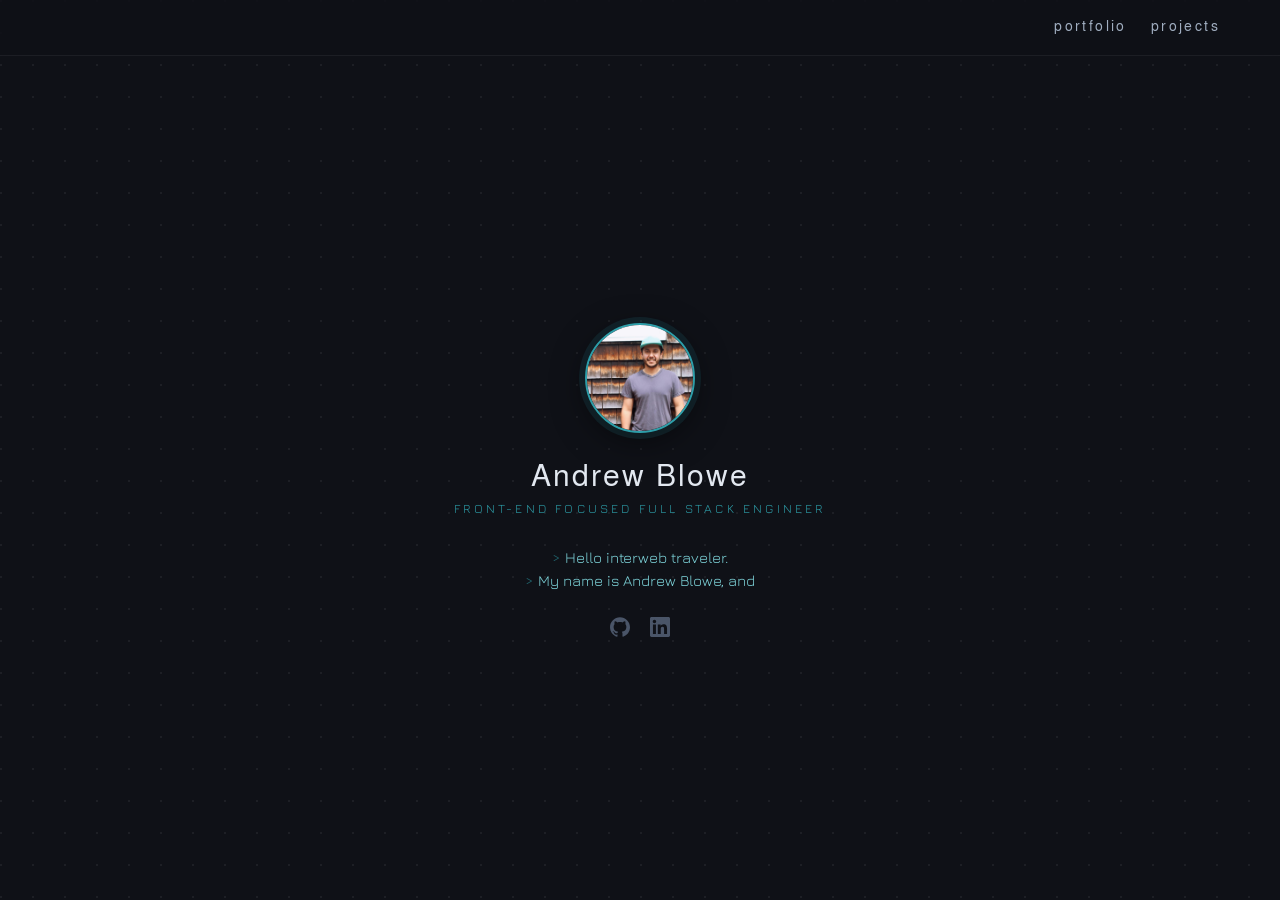
<file: index.html>
<!DOCTYPE html>
<html lang="en">
<head>
  <meta charset="UTF-8">
  <meta name="viewport" content="width=device-width, initial-scale=1.0">
  <title>Andrew Blowe</title>
  <link rel="icon" href="images/favicon.png">
  <link rel="preconnect" href="https://fonts.googleapis.com">
  <link href="https://fonts.googleapis.com/css2?family=Jura:wght@400;500&display=swap" rel="stylesheet">
  <link rel="stylesheet" href="style.css">
</head>
<body>
  <nav>
    <a href="portfolio.html" class="nav-item">portfolio</a>
    <a href="projects.html" class="nav-item">projects</a>
  </nav>

  <main class="terminal-page">
    <div class="about-me-snippet">
      <img src="images/profileimage.jpg" alt="Andrew Blowe" class="profile-avatar">
      <div class="profile-name">Andrew Blowe</div>
      <div class="profile-subtitle">Front-End Focused Full Stack Engineer</div>
      <div id="terminal"></div>
      <div class="social-links">
        <a href="https://github.com/tehandyb" target="_blank" rel="noopener" class="social-link" aria-label="GitHub">
          <svg viewBox="0 0 24 24" fill="currentColor" xmlns="http://www.w3.org/2000/svg">
            <path d="M12 .297c-6.63 0-12 5.373-12 12 0 5.303 3.438 9.8 8.205 11.385.6.113.82-.258.82-.577 0-.285-.01-1.04-.015-2.04-3.338.724-4.042-1.61-4.042-1.61C4.422 18.07 3.633 17.7 3.633 17.7c-1.087-.744.084-.729.084-.729 1.205.084 1.838 1.236 1.838 1.236 1.07 1.835 2.809 1.305 3.495.998.108-.776.417-1.305.76-1.605-2.665-.3-5.466-1.332-5.466-5.93 0-1.31.465-2.38 1.235-3.22-.135-.303-.54-1.523.105-3.176 0 0 1.005-.322 3.3 1.23.96-.267 1.98-.399 3-.405 1.02.006 2.04.138 3 .405 2.28-1.552 3.285-1.23 3.285-1.23.645 1.653.24 2.873.12 3.176.765.84 1.23 1.91 1.23 3.22 0 4.61-2.805 5.625-5.475 5.92.42.36.81 1.096.81 2.22 0 1.606-.015 2.896-.015 3.286 0 .315.21.69.825.57C20.565 22.092 24 17.592 24 12.297c0-6.627-5.373-12-12-12"/>
          </svg>
        </a>
        <a href="https://linkedin.com/in/andrew-blowe" target="_blank" rel="noopener" class="social-link" aria-label="LinkedIn">
          <svg viewBox="0 0 24 24" fill="currentColor" xmlns="http://www.w3.org/2000/svg">
            <path d="M20.447 20.452h-3.554v-5.569c0-1.328-.027-3.037-1.852-3.037-1.853 0-2.136 1.445-2.136 2.939v5.667H9.351V9h3.414v1.561h.046c.477-.9 1.637-1.85 3.37-1.85 3.601 0 4.267 2.37 4.267 5.455v6.286zM5.337 7.433c-1.144 0-2.063-.926-2.063-2.065 0-1.138.92-2.063 2.063-2.063 1.14 0 2.064.925 2.064 2.063 0 1.14-.925 2.065-2.064 2.065zm1.782 13.019H3.555V9h3.564v11.452zM22.225 0H1.771C.792 0 0 .774 0 1.729v20.542C0 23.227.792 24 1.771 24h20.451C23.2 24 24 23.227 24 22.271V1.729C24 .774 23.2 0 22.222 0h.003z"/>
          </svg>
        </a>
      </div>
    </div>
  </main>
  <script src="terminal.js"></script>
</body>
</html>
</file>
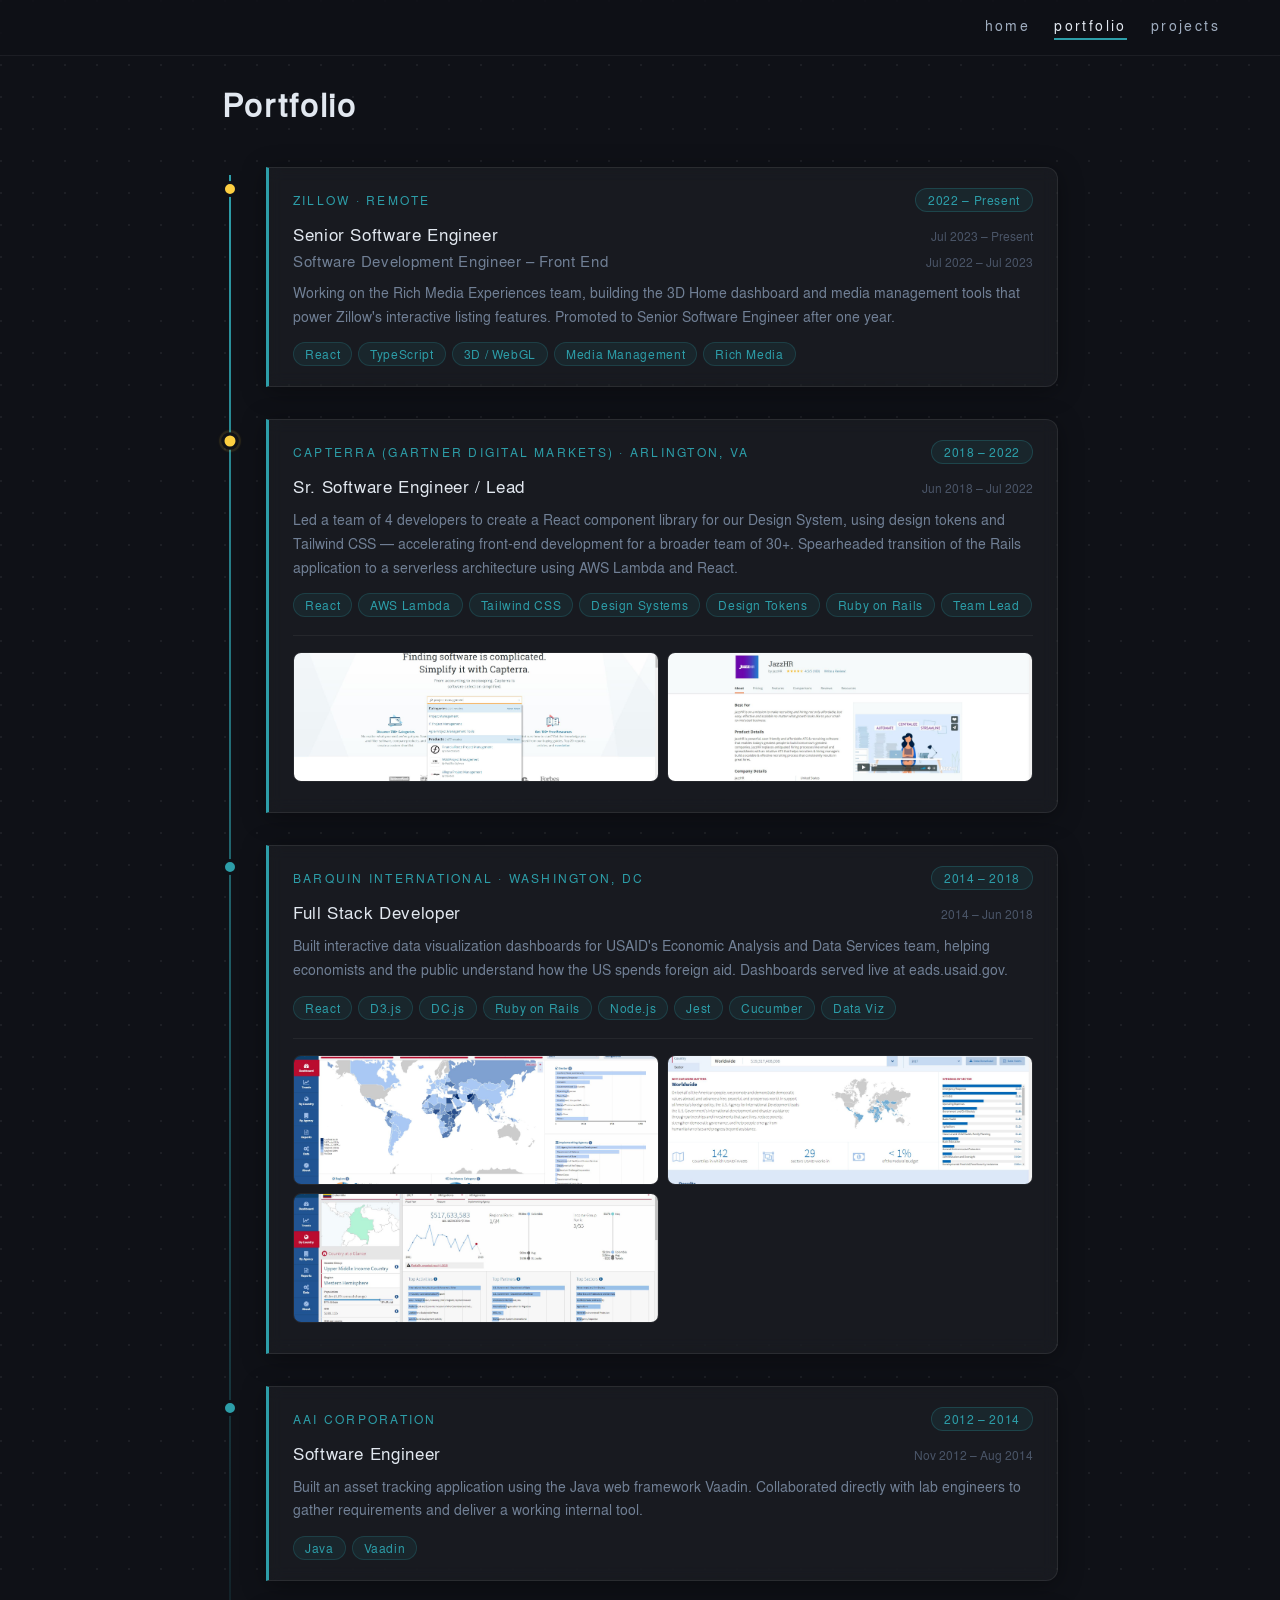
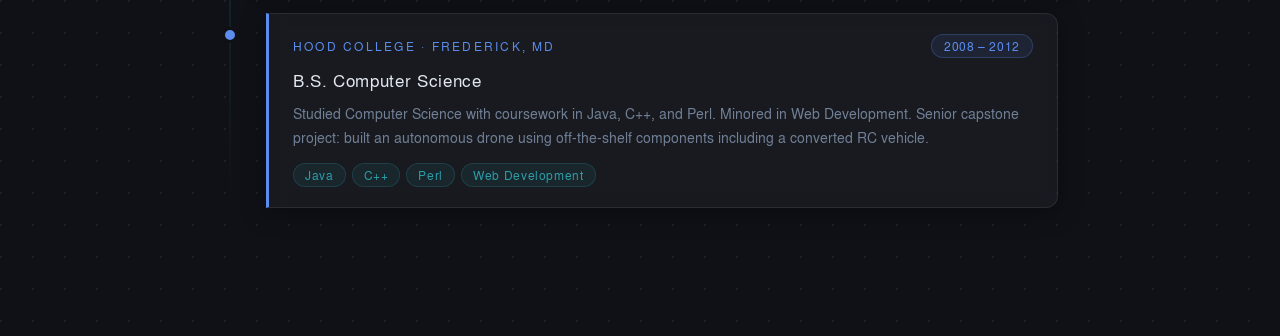
<file: portfolio.html>
<!DOCTYPE html>
<html lang="en">
<head>
  <meta charset="UTF-8">
  <meta name="viewport" content="width=device-width, initial-scale=1.0">
  <title>Portfolio — Andrew Blowe</title>
  <link rel="icon" href="images/favicon.png">
  <link rel="preconnect" href="https://fonts.googleapis.com">
  <link href="https://fonts.googleapis.com/css2?family=Jura:wght@400;500&display=swap" rel="stylesheet">
  <link rel="stylesheet" href="style.css">
</head>
<body>
  <nav>
    <a href="index.html" class="nav-item">home</a>
    <a href="portfolio.html" class="nav-item active">portfolio</a>
    <a href="projects.html" class="nav-item">projects</a>
  </nav>


  <div class="portfolio-page">
    <h1>Portfolio</h1>

    <div class="timeline">

      <!-- Zillow -->
      <div class="timeline-item">
        <div class="timeline-dot current"></div>
        <div class="timeline-card">
          <div class="timeline-meta">
            <span class="company-name">Zillow · Remote</span>
            <span class="date-badge">2022 – Present</span>
          </div>
          <div class="role-row">
            <span class="role-title">Senior Software Engineer</span>
            <span class="role-date">Jul 2023 – Present</span>
          </div>
          <div class="role-row">
            <span class="role-title secondary">Software Development Engineer – Front End</span>
            <span class="role-date">Jul 2022 – Jul 2023</span>
          </div>
          <p class="role-description">
            Working on the Rich Media Experiences team, building the 3D Home dashboard and media management tools that power Zillow's interactive listing features. Promoted to Senior Software Engineer after one year.
          </p>
          <div class="tech-chips">
            <span class="chip">React</span>
            <span class="chip">TypeScript</span>
            <span class="chip">3D / WebGL</span>
            <span class="chip">Media Management</span>
            <span class="chip">Rich Media</span>
          </div>
        </div>
      </div>

      <!-- Capterra -->
      <div class="timeline-item">
        <div class="timeline-dot"></div>
        <div class="timeline-card">
          <div class="timeline-meta">
            <span class="company-name">Capterra (Gartner Digital Markets) · Arlington, VA</span>
            <span class="date-badge">2018 – 2022</span>
          </div>
          <div class="role-row">
            <span class="role-title">Sr. Software Engineer / Lead</span>
            <span class="role-date">Jun 2018 – Jul 2022</span>
          </div>
          <p class="role-description">
            Led a team of 4 developers to create a React component library for our Design System, using design tokens and Tailwind CSS — accelerating front-end development for a broader team of 30+. Spearheaded transition of the Rails application to a serverless architecture using AWS Lambda and React.
          </p>
          <div class="tech-chips">
            <span class="chip">React</span>
            <span class="chip">AWS Lambda</span>
            <span class="chip">Tailwind CSS</span>
            <span class="chip">Design Systems</span>
            <span class="chip">Design Tokens</span>
            <span class="chip">Ruby on Rails</span>
            <span class="chip">Team Lead</span>
          </div>
          <div id="capterra-gallery"></div>
        </div>
      </div>

      <!-- Barquin -->
      <div class="timeline-item">
        <div class="timeline-dot"></div>
        <div class="timeline-card">
          <div class="timeline-meta">
            <span class="company-name">Barquin International · Washington, DC</span>
            <span class="date-badge">2014 – 2018</span>
          </div>
          <div class="role-row">
            <span class="role-title">Full Stack Developer</span>
            <span class="role-date">2014 – Jun 2018</span>
          </div>
          <p class="role-description">
            Built interactive data visualization dashboards for USAID's Economic Analysis and Data Services team, helping economists and the public understand how the US spends foreign aid. Dashboards served live at eads.usaid.gov.
          </p>
          <div class="tech-chips">
            <span class="chip">React</span>
            <span class="chip">D3.js</span>
            <span class="chip">DC.js</span>
            <span class="chip">Ruby on Rails</span>
            <span class="chip">Node.js</span>
            <span class="chip">Jest</span>
            <span class="chip">Cucumber</span>
            <span class="chip">Data Viz</span>
          </div>
          <div id="barquin-gallery"></div>
        </div>
      </div>

      <!-- AAI Corporation -->
      <div class="timeline-item">
        <div class="timeline-dot"></div>
        <div class="timeline-card">
          <div class="timeline-meta">
            <span class="company-name">AAI Corporation</span>
            <span class="date-badge">2012 – 2014</span>
          </div>
          <div class="role-row">
            <span class="role-title">Software Engineer</span>
            <span class="role-date">Nov 2012 – Aug 2014</span>
          </div>
          <p class="role-description">
            Built an asset tracking application using the Java web framework Vaadin. Collaborated directly with lab engineers to gather requirements and deliver a working internal tool.
          </p>
          <div class="tech-chips">
            <span class="chip">Java</span>
            <span class="chip">Vaadin</span>
          </div>
        </div>
      </div>

      <!-- Hood College -->
      <div class="timeline-item">
        <div class="timeline-dot education"></div>
        <div class="timeline-card education-card">
          <div class="timeline-meta">
            <span class="company-name">Hood College · Frederick, MD</span>
            <span class="date-badge">2008 – 2012</span>
          </div>
          <div class="role-row">
            <span class="role-title">B.S. Computer Science</span>
          </div>
          <p class="role-description">
            Studied Computer Science with coursework in Java, C++, and Perl. Minored in Web Development. Senior capstone project: built an autonomous drone using off-the-shelf components including a converted RC vehicle.
          </p>
          <div class="tech-chips">
            <span class="chip">Java</span>
            <span class="chip">C++</span>
            <span class="chip">Perl</span>
            <span class="chip">Web Development</span>
          </div>
        </div>
      </div>

    </div>
  </div>

  <script src="gallery.js"></script>
  <script src="portfolio.js"></script>
  <script>
    createGallery('capterra-gallery', [
      {
        src: 'images/capterraInlineSearch.jpg',
        alt: 'Capterra Home page with Inline Search',
        caption: 'Inline search component I built for the Capterra home page — one of the key pieces of the Rails → serverless transition.'
      },
      {
        src: 'images/capterraSpotlight.jpg',
        alt: 'Capterra Spotlight page',
        caption: 'The Product Spotlight page, rebuilt from Rails + jQuery to AWS Lambda + React as part of the broader serverless migration.'
      }
    ]);

    createGallery('barquin-gallery', [
      {
        src: 'images/eadsForeignAidExplorer.jpg',
        alt: 'USAID Foreign Aid Explorer',
        caption: 'Foreign Aid Explorer — an interactive dashboard helping the public understand US foreign aid spending. Built with DC.js and D3.js for live filtering across the full dataset.'
      },
      {
        src: 'images/eadsDollarsToResults.jpg',
        alt: 'Dollars to Results',
        caption: 'Dollars to Results — visualizes the measurable impact of US foreign aid per country. Built with D3.js and React.'
      },
      {
        src: 'images/eadsCountryDashboard.jpg',
        alt: 'Foreign Aid by Country',
        caption: 'Country-level foreign aid dashboard with bespoke D3.js visualizations giving a detailed breakdown of aid by recipient country.'
      }
    ]);
  </script>
</body>
</html>
</file>
<file: style.css>
@font-face {
  font-family: 'TexGyreHelvetica';
  src: url('fonts/texgyreheros-regular-webfont.woff') format('woff');
  font-weight: normal;
  font-style: normal;
}

*, *::before, *::after {
  box-sizing: border-box;
  margin: 0;
  padding: 0;
}

body {
  background-color: #0f1117;
  background-image: radial-gradient(circle at 1px 1px, rgba(255,255,255,0.06) 1px, transparent 0);
  background-size: 32px 32px;
  color: #e2e8f0;
  font-family: 'TexGyreHelvetica', sans-serif;
  min-height: 100vh;
}

/* ── Nav ── */
nav {
  position: fixed;
  top: 0;
  left: 0;
  right: 0;
  display: flex;
  justify-content: flex-end;
  padding: 0 3rem;
  backdrop-filter: blur(12px);
  -webkit-backdrop-filter: blur(12px);
  background: rgba(15, 17, 23, 0.75);
  border-bottom: 1px solid rgba(255, 255, 255, 0.06);
  z-index: 100;
}

.nav-item {
  display: inline-block;
  margin: 0.9rem 0.75rem;
  color: #a0aec0;
  text-decoration: none;
  font-size: 0.9rem;
  letter-spacing: 0.15rem;
  position: relative;
  transition: color 0.3s;
}

.nav-item:hover {
  color: #e2e8f0;
}

.nav-item::after {
  content: '';
  display: block;
  width: 0;
  height: 2px;
  background: #2d9ea9;
  margin-top: 3px;
  transition: width 0.35s;
}

.nav-item:hover::after,
.nav-item.active::after {
  width: 100%;
}

.nav-item.active {
  color: #e2e8f0;
}

/* ── Home / Terminal page ── */
.terminal-page {
  display: flex;
  align-items: center;
  justify-content: center;
  min-height: 100vh;
  padding-top: 60px;
}

.about-me-snippet {
  font-family: 'Jura', sans-serif;
  width: 95%;
  max-width: 600px;
  text-align: center;
}

.profile-avatar {
  width: 110px;
  height: 110px;
  border-radius: 50%;
  border: 2px solid #2d9ea9;
  box-shadow: 0 0 0 6px rgba(45, 158, 169, 0.12), 0 8px 32px rgba(0,0,0,0.5);
  margin: 0 auto 18px;
  display: block;
  object-fit: cover;
  object-position: center top;
}

.profile-name {
  font-family: 'TexGyreHelvetica', sans-serif;
  font-size: 1.9rem;
  color: #e2e8f0;
  letter-spacing: 0.12rem;
  margin-bottom: 6px;
}

.profile-subtitle {
  font-family: 'Jura', sans-serif;
  color: #2d9ea9;
  font-size: 0.78rem;
  letter-spacing: 0.2rem;
  text-transform: uppercase;
  margin-bottom: 32px;
}

.terminal-line {
  color: #7dd3d9;
  margin: 0.35em 0;
  font-size: 0.95rem;
}

.terminal-line::before {
  content: "> ";
  color: #2d9ea9;
  opacity: 0.6;
}

.buttons {
  margin-top: 28px;
}

.social-links {
  display: flex;
  justify-content: center;
  gap: 20px;
  margin-top: 28px;
}

.social-link {
  color: #4a5568;
  display: flex;
  align-items: center;
  justify-content: center;
  transition: color 0.25s;
}

.social-link:hover {
  color: #2d9ea9;
}

.social-link svg {
  width: 20px;
  height: 20px;
}

.btn {
  font-family: 'Jura', sans-serif;
  font-size: 0.9rem;
  cursor: pointer;
  border: none;
  letter-spacing: 0.05rem;
  transition: background 0.3s, transform 0.1s;
}

.btn:active {
  transform: scale(0.97);
}

.go-btn {
  text-decoration: none;
  color: white;
  border-radius: 50px;
  display: inline-block;
  background: #2d9ea9;
  padding: 10px 28px;
  text-align: center;
  margin-right: 10px;
}
.go-btn:hover { background: #35b5c2; }

.back-btn {
  color: #a0aec0;
  border-radius: 50px;
  display: inline-block;
  background: rgba(255,255,255,0.07);
  border: 1px solid rgba(255,255,255,0.12);
  padding: 10px 28px;
  text-align: center;
  white-space: nowrap;
}
.back-btn:hover {
  background: rgba(255,255,255,0.12);
  color: #e2e8f0;
}

/* ── Portfolio page ── */
.portfolio-page {
  max-width: 900px;
  margin: 0 auto;
  padding: 80px 2rem 6rem;
}

h1 {
  color: #e2e8f0;
  margin-bottom: 2.5rem;
  letter-spacing: 0.12rem;
  font-size: 2rem;
}

/* ── Timeline ── */
.timeline {
  position: relative;
  padding-left: 44px;
}

.timeline::before {
  content: '';
  position: absolute;
  left: 7px;
  top: 8px;
  bottom: 0;
  width: 2px;
  background: linear-gradient(to bottom, #2d9ea9 0%, rgba(45,158,169,0.3) 70%, transparent 100%);
}

.timeline-item {
  position: relative;
  margin-bottom: 2rem;
}

.timeline-dot {
  position: absolute;
  left: -44px;
  top: 14px;
  width: 16px;
  height: 16px;
  border-radius: 50%;
  background: #2d9ea9;
  border: 3px solid #0f1117;
  z-index: 1;
}

.timeline-dot.current {
  background: #fdcf41;
  border-color: #0f1117;
}

.timeline-dot.education {
  background: #5b8dee;
}

.timeline-dot.reading {
  background: #fdcf41;
  border-color: #0f1117;
  transform: scale(1.1);
  transition: background 0.35s ease, transform 0.35s ease, box-shadow 0.35s ease;
  animation: dot-pulse 3s ease-in-out 1 forwards;
}

@keyframes dot-pulse {
  0%   { box-shadow: 0 0 0 2px rgba(253,207,65,0.2), 0 0 6px rgba(253,207,65,0.3); }
  50%  { box-shadow: 0 0 0 4px rgba(253,207,65,0.1), 0 0 12px rgba(253,207,65,0.45); }
  100% { box-shadow: 0 0 0 2px rgba(253,207,65,0.08), 0 0 5px rgba(253,207,65,0.15); }
}

.timeline-dot {
  transition: background 0.35s ease, transform 0.35s ease, box-shadow 0.35s ease;
}

@keyframes pulse {
  0%   { box-shadow: 0 0 0 0 rgba(253,207,65,0.5); }
  70%  { box-shadow: 0 0 0 10px rgba(253,207,65,0); }
  100% { box-shadow: 0 0 0 0 rgba(253,207,65,0); }
}

.timeline-card {
  background: rgba(255, 255, 255, 0.04);
  backdrop-filter: blur(8px);
  -webkit-backdrop-filter: blur(8px);
  border: 1px solid rgba(255, 255, 255, 0.08);
  border-left: 3px solid #2d9ea9;
  border-radius: 0 12px 12px 0;
  padding: 20px 24px;
  box-shadow: 0 4px 24px rgba(0, 0, 0, 0.35);
  transition: border-left-color 0.3s, box-shadow 0.3s;
}

.timeline-card:hover {
  box-shadow: 0 8px 40px rgba(0, 0, 0, 0.45);
  border-left-color: #35b5c2;
}

.education-card {
  border-left-color: #5b8dee;
}

.education-card:hover {
  border-left-color: #7aa5f5;
}

.timeline-meta {
  display: flex;
  justify-content: space-between;
  align-items: center;
  flex-wrap: wrap;
  gap: 8px;
  margin-bottom: 10px;
}

.company-name {
  color: #2d9ea9;
  font-size: 0.75rem;
  letter-spacing: 0.14rem;
  text-transform: uppercase;
}

.education-card .company-name {
  color: #5b8dee;
}

.date-badge {
  background: rgba(45, 158, 169, 0.1);
  color: #2d9ea9;
  border: 1px solid rgba(45, 158, 169, 0.25);
  border-radius: 20px;
  padding: 2px 12px;
  font-size: 0.75rem;
  white-space: nowrap;
  letter-spacing: 0.04rem;
}

.education-card .date-badge {
  background: rgba(91, 141, 238, 0.1);
  color: #5b8dee;
  border-color: rgba(91, 141, 238, 0.25);
}

.role-row {
  display: flex;
  justify-content: space-between;
  align-items: baseline;
  flex-wrap: wrap;
  gap: 4px;
  margin-bottom: 4px;
}

.role-title {
  color: #e2e8f0;
  font-size: 1.05rem;
  font-weight: 400;
  letter-spacing: 0.04rem;
}

.role-title.secondary {
  color: #718096;
  font-size: 0.92rem;
}

.role-date {
  color: #4a5568;
  font-size: 0.75rem;
  white-space: nowrap;
}

.role-description {
  color: #718096;
  font-size: 0.87rem;
  line-height: 1.7;
  margin-top: 10px;
}

/* ── Tech chips ── */
.tech-chips {
  display: flex;
  flex-wrap: wrap;
  gap: 6px;
  margin-top: 14px;
}

.chip {
  background: rgba(45, 158, 169, 0.1);
  color: #2d9ea9;
  border: 1px solid rgba(45, 158, 169, 0.2);
  border-radius: 20px;
  padding: 3px 11px;
  font-size: 0.72rem;
  letter-spacing: 0.04rem;
}

/* ── Inline image gallery ── */
.gallery-wrapper {
  margin-top: 18px;
  padding-top: 16px;
  border-top: 1px solid rgba(255, 255, 255, 0.06);
}

.gallery-thumbs {
  display: flex;
  gap: 8px;
  flex-wrap: wrap;
}

.gallery-thumb-img {
  width: calc(50% - 4px);
  height: 130px;
  object-fit: cover;
  border-radius: 8px;
  cursor: pointer;
  transition: opacity 0.2s, transform 0.2s;
  display: block;
  border: 1px solid rgba(255,255,255,0.06);
}

.gallery-thumb-img:hover {
  opacity: 0.8;
  transform: scale(1.01);
}

.gallery-big-img {
  width: 100%;
  border-radius: 8px;
  cursor: pointer;
  display: block;
  border: 1px solid rgba(255,255,255,0.06);
}

.gallery-caption-text {
  color: #4a5568;
  font-size: 0.82rem;
  line-height: 1.6;
  margin-top: 10px;
}

@media (max-width: 640px) {
  nav { padding: 0 1rem; }
  .portfolio-page { padding: 70px 1rem 4rem; }
  .timeline { padding-left: 32px; }
  .timeline-dot { left: -32px; }
  .timeline-card { padding: 16px; }
  .gallery-thumb-img { width: 100%; height: auto; }
  .role-row { flex-direction: column; }
  .profile-name { font-size: 1.5rem; }
}

/* ── Projects page ── */
.clay-section {
  position: relative;
  height: calc(100vh - 50px);
  margin-top: 50px;
}

#clay-canvas {
  width: 100%;
  height: 100%;
  display: block;
  cursor: crosshair;
}

.clay-hint {
  position: absolute;
  top: 20px;
  left: 50%;
  transform: translateX(-50%);
  font-family: 'Jura', sans-serif;
  font-size: 0.72rem;
  letter-spacing: 0.1rem;
  color: rgba(255, 255, 255, 0.2);
  white-space: nowrap;
  pointer-events: none;
  text-transform: uppercase;
}

kbd {
  font-family: 'Jura', sans-serif;
  background: rgba(255,255,255,0.08);
  border: 1px solid rgba(255,255,255,0.15);
  border-radius: 4px;
  padding: 1px 5px;
  font-size: 0.7rem;
}

.clay-controls {
  position: absolute;
  bottom: 28px;
  left: 50%;
  transform: translateX(-50%);
  display: flex;
  gap: 8px;
}

.clay-btn {
  font-family: 'Jura', sans-serif;
  font-size: 0.75rem;
  letter-spacing: 0.1rem;
  padding: 7px 18px;
  background: rgba(15, 17, 23, 0.75);
  border: 1px solid rgba(255, 255, 255, 0.1);
  color: #718096;
  border-radius: 20px;
  cursor: pointer;
  backdrop-filter: blur(8px);
  -webkit-backdrop-filter: blur(8px);
  transition: color 0.2s, border-color 0.2s, background 0.2s;
}

.clay-btn:hover {
  color: #e2e8f0;
  border-color: rgba(255, 255, 255, 0.22);
}

.clay-btn.active {
  background: rgba(45, 158, 169, 0.15);
  border-color: rgba(45, 158, 169, 0.5);
  color: #2d9ea9;
}
</file>
